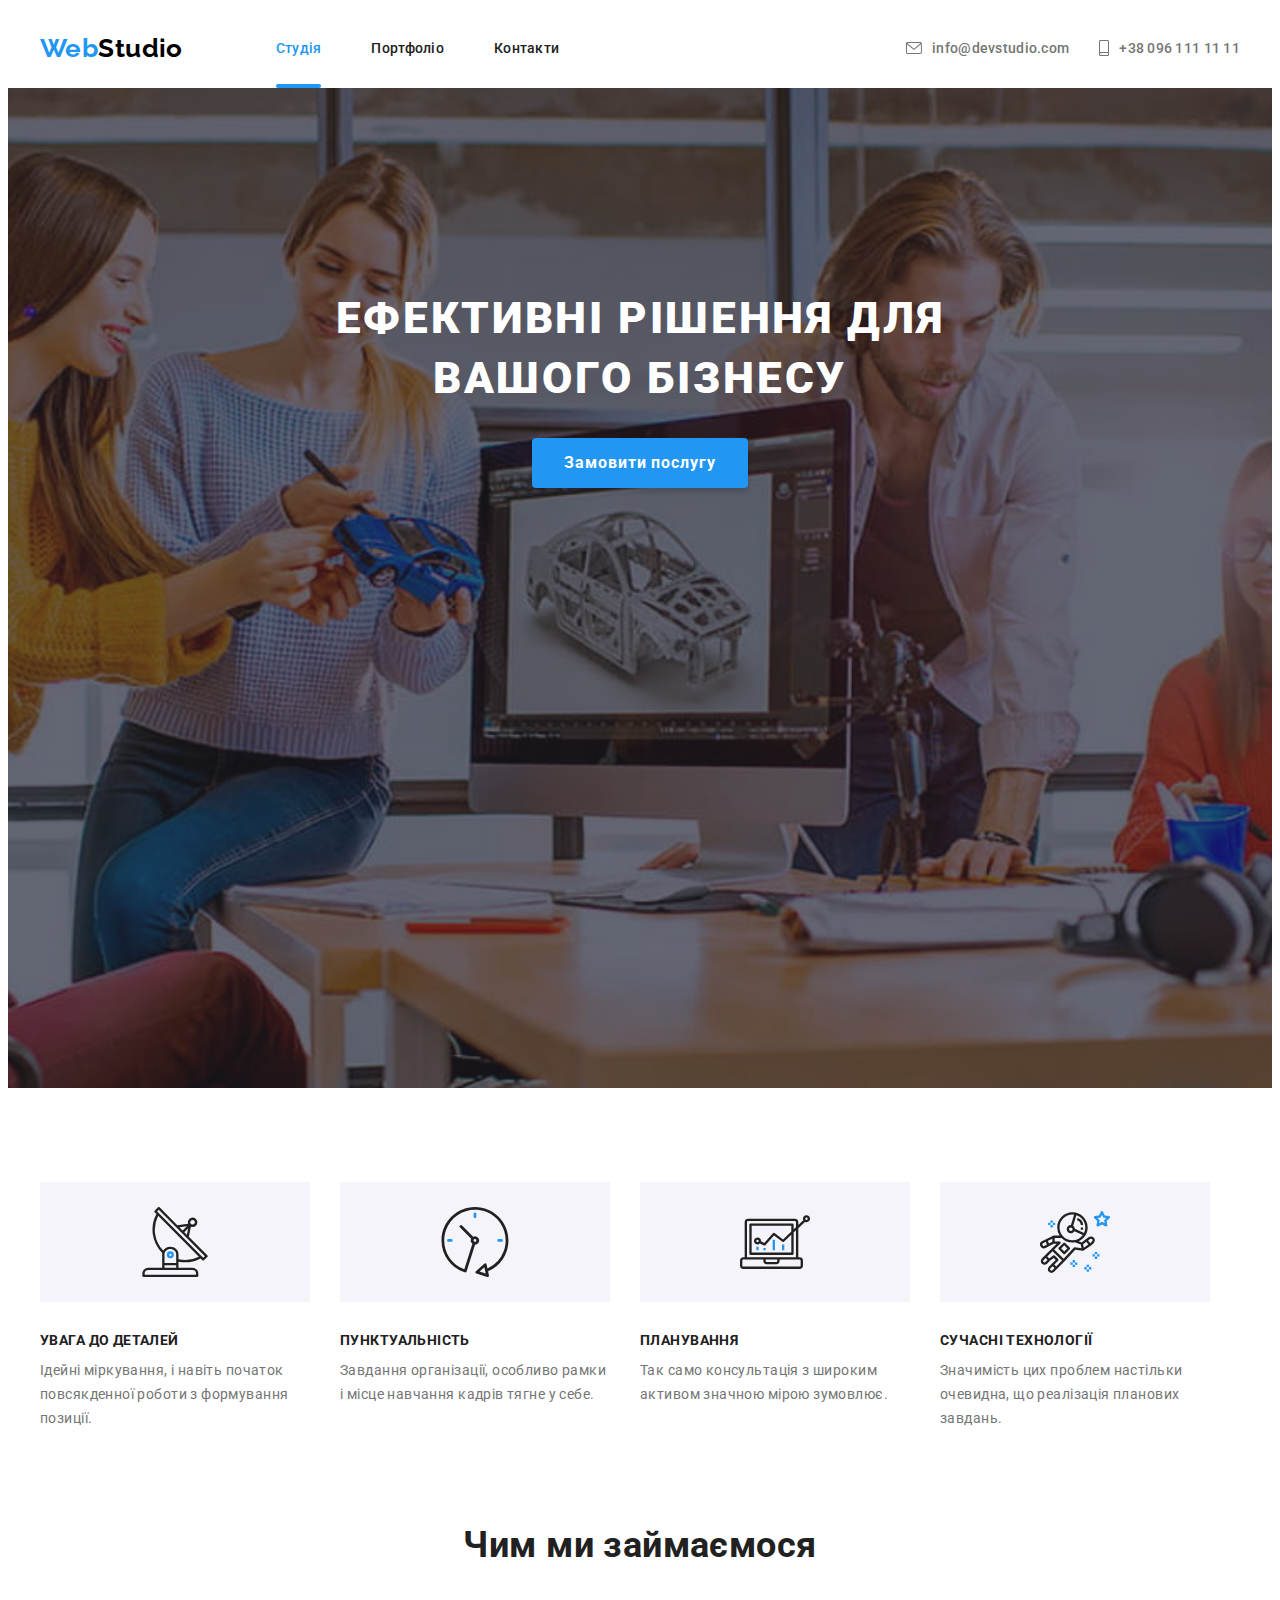
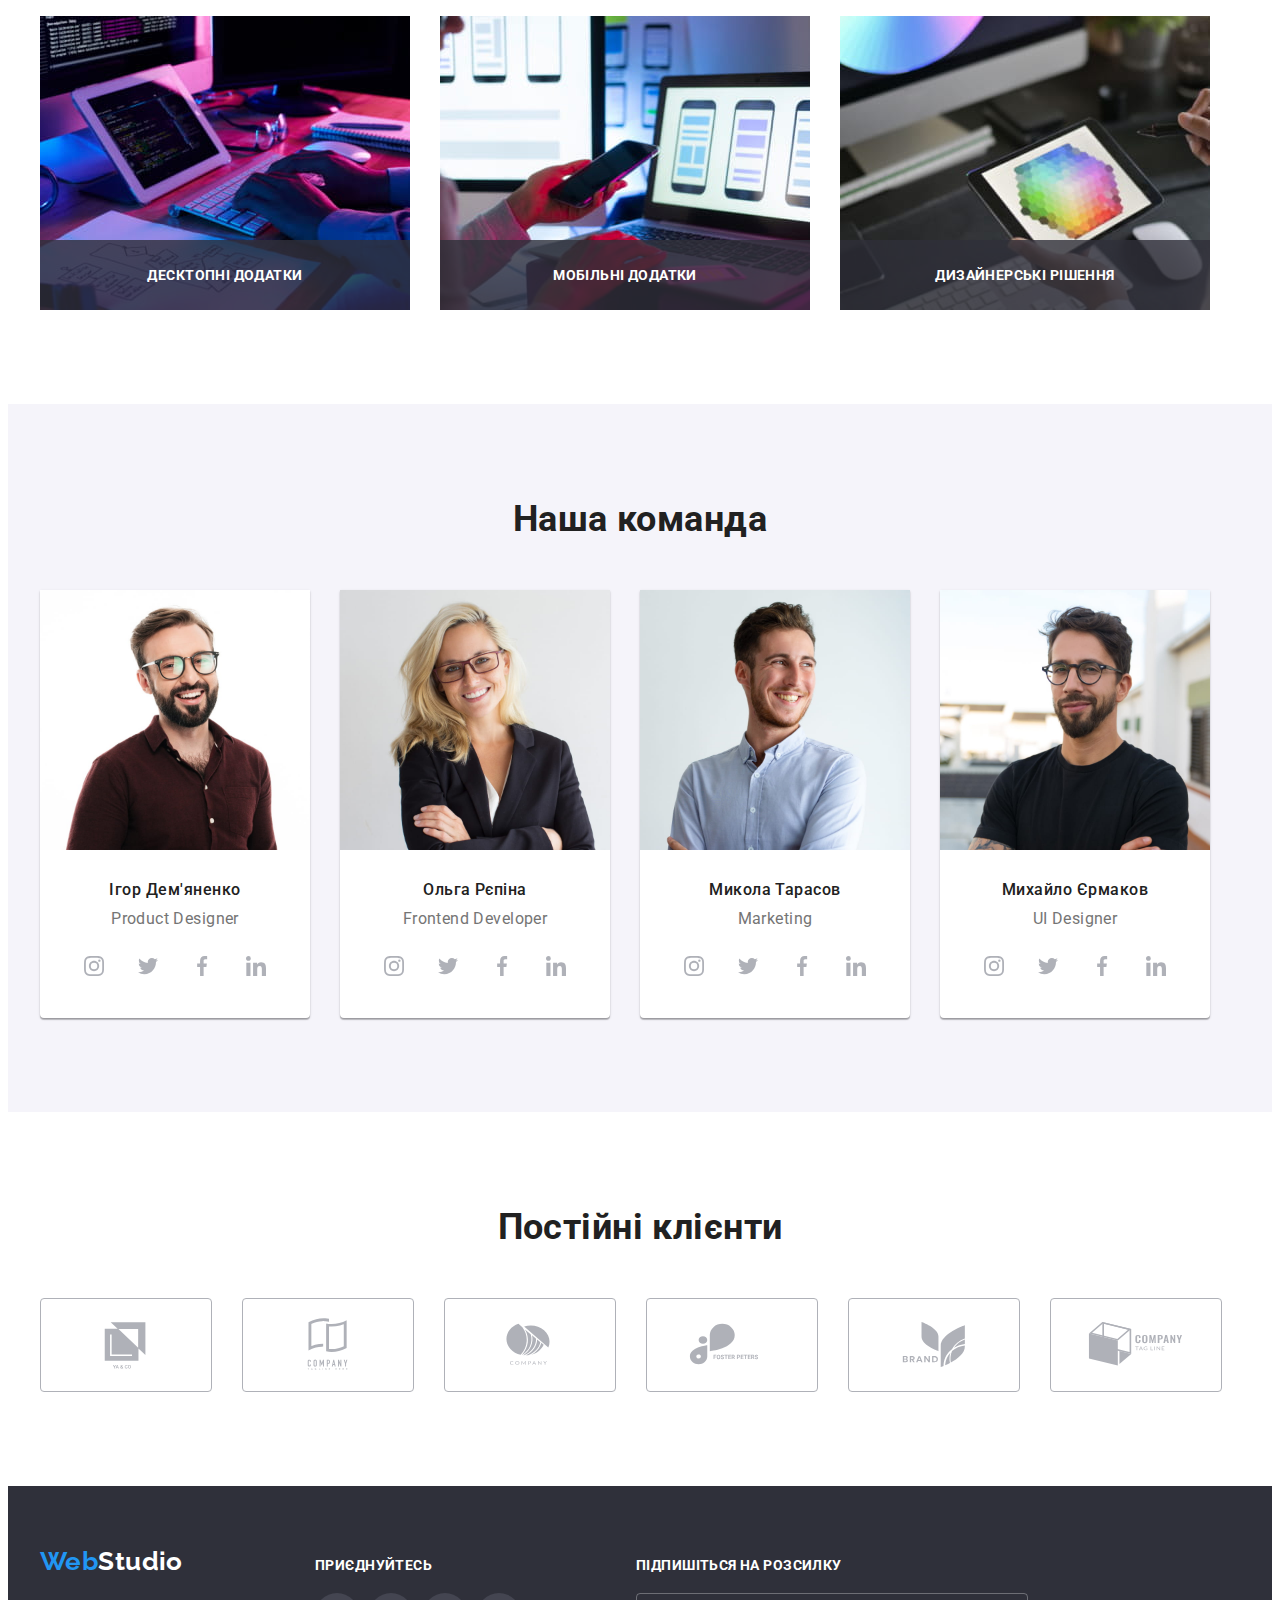
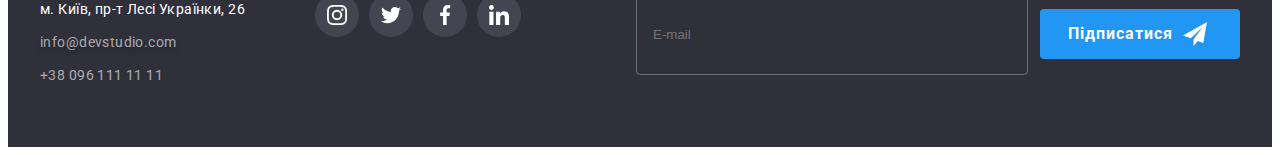
<file: index.html>
<!DOCTYPE html>
<html lang="uk">
  <head>
    <meta charset="UTF-8" />
    <meta http-equiv="X-UA-Compatible" content="IE=edge" />
    <meta name="viewport" content="width=device-width, initial-scale=1.0" />
    <!-- Favicon end -->
    <title>WebStudio</title>
    <!-- Fonts -->
    <link rel="preconnect" href="https://fonts.googleapis.com" />
    <link rel="preconnect" href="https://fonts.gstatic.com" crossorigin />
    <link
      href="https://fonts.googleapis.com/css2?family=Raleway:wght@700&family=Roboto:wght@400;500;700;900&display=swap"
      rel="stylesheet"
    />
    <!-- Modern-normalize -->
    <link
      rel="stylesheet"
      href="https://cdnjs.cloudflare.com/ajax/libs/modern-normalize/1.1.0/modern-normalize.min.css"
      integrity="sha512-wpPYUAdjBVSE4KJnH1VR1HeZfpl1ub8YT/NKx4PuQ5NmX2tKuGu6U/JRp5y+Y8XG2tV+wKQpNHVUX03MfMFn9Q=="
      crossorigin="anonymous"
      referrerpolicy="no-referrer"
    />
    <!-- Custom styles -->
    <link rel="stylesheet" href="./css/main.min.css" />
    <link rel="stylesheet" href="./css/styles.css" />
  </head>
  <body>
    <header class="header">
      <div class="container header-container">
        <a class="link-logo" href="./index.html">Web<span class="word">Studio</span></a>
        <nav class="nav">
          <ul class="list header-list">
            <li class="list-item"
              ><a class="link-nav active link" href="./index.html">Студія</a></li
            >
            <li class="list-item"
              ><a class="link-nav link" href="./portfolio.html">Портфоліо</a></li
            >
            <li class="list-item"><a class="link-nav link" href="#contacts">Контакти</a></li>
          </ul>
        </nav>
        <div class="header-group">
          <ul class="header-contacts list">
            <li class="header-contacts-item">
              <a class="header-contacts-link link" href="mailto:info@devstudio.com">
                <svg class="contacts-icon" width="16" height="12">
                  <use class="contacts-icon" href="./images/icons.svg#envelope"></use>
                </svg>
                info@devstudio.com
              </a>
            </li>
            <li class="header-contacts-item">
              <a class="header-contacts-link link" href="tel:+380961111111">
                <svg class="contacts-icon" width="10" height="16">
                  <use href="./images/icons.svg#smartphone"></use>
                </svg>
                +38 096 111 11 11
              </a>
            </li>
          </ul>
        </div>
      </div>
    </header>
    <main>
      <!--Секція герой-->
      <section class="section section-hero">
        <div class="container">
          <h1 class="main-title">Ефективні рішення для вашого бізнесу</h1>
          <button class="btn" type="button" data-modal-open>Замовити послугу</button>
        </div>
      </section>
      <!--Секція особливості-->
      <section class="section section-features">
        <div class="container">
          <h2 class="visually-hidden">Особливості</h2>
          <ul class="list features-list">
            <li class="list-item">
              <div class="features-box">
                <svg class="features-icon" width="70" height="70">
                  <use href="./images/icons.svg#antenna"></use>
                </svg>
              </div>
              <h3 class="title">УВАГА ДО ДЕТАЛЕЙ</h3>
              <p class="desc">
                Ідейні міркування, і навіть початок повсякденної роботи з формування позиції.
              </p>
            </li>
            <li class="list-item">
              <div class="features-box">
                <svg class="features-icon" width="70" height="70">
                  <use href="./images/icons.svg#clock"></use>
                </svg>
              </div>
              <h3 class="title">ПУНКТУАЛЬНІСТЬ</h3>
              <p class="desc">
                Завдання організації, особливо рамки і місце навчання кадрів тягне у себе.
              </p>
            </li>
            <li class="list-item">
              <div class="features-box">
                <svg class="features-icon" width="70" height="70">
                  <use href="./images/icons.svg#diagram"></use>
                </svg>
              </div>
              <h3 class="title">ПЛАНУВАННЯ</h3>
              <p class="desc"> Так само консультація з широким активом значною мірою зумовлює. </p>
            </li>
            <li class="list-item">
              <div class="features-box">
                <svg class="features-icon" width="70" height="70">
                  <use href="./images/icons.svg#astronaut"></use>
                </svg>
              </div>
              <h3 class="title">СУЧАСНІ ТЕХНОЛОГІЇ</h3>
              <p class="desc">
                Значимість цих проблем настільки очевидна, що реалізація планових завдань.
              </p>
            </li>
          </ul>
        </div>
      </section>
      <!--Чим ми займаємося-->
      <section class="work">
        <div class="container work__container">
          <h2 class="work__title">Чим ми займаємося</h2>
          <ul class="work__list">
            <li class="work__item list-item">
              <img
                class="work__img"
                src="./images/чим_ми_займаємося/img-1.jpg"
                alt="img1"
                width="370"
                height="294"
              />
              <p class="work__subtitle">Десктопні додатки</p>
            </li>
            <li class="work__item list-item">
              <img
                class="work__img"
                src="./images/чим_ми_займаємося/img-2.jpg"
                alt="img2"
                width="370"
                height="294"
              />
              <p class="work__subtitle">Мобільні додатки</p>
            </li>
            <li class="work__item list-item">
              <img
                class="work__img"
                src="./images/чим_ми_займаємося/img-3.jpg"
                alt="img3"
                width="370"
                height="294"
              />
              <p class="work__subtitle">Дизайнерські рішення</p>
            </li>
          </ul>
        </div>
      </section>
      <!--Наша команда-->
      <section class="team">
        <div class="container team__container">
          <h2 class="team__title">Наша команда</h2>
          <ul class="team__list">
            <li class="team__item">
              <img
                class="team__img"
                src="./images/наша_команда/img-1.jpg"
                alt="Перший член команди"
                width="270"
                height="260"
              />
              <div class="card">
                <h3 class="card__name">Ігор Дем'яненко</h3>
                <p class="card__subtitle" lang="en">Product Designer</p>
                <ul class="card__socials">
                  <li class="card__item">
                    <a
                      class="card__link link"
                      href="https://instagram.com"
                      target="_blank"
                      rel="noopener noreferrer"
                      aria-label="Instagram"
                    >
                      <svg class="card__icon" width="20" height="20">
                        <use href="./images/icons.svg#instagram"></use>
                      </svg>
                    </a>
                  </li>
                  <li class="card__item">
                    <a
                      class="card__link link"
                      href="https://twitter.com"
                      target="_blank"
                      rel="noopener noreferrer"
                      aria-label="twitter"
                    >
                      <svg class="card__icon" width="20" height="20">
                        <use href="./images/icons.svg#twitter"></use>
                      </svg>
                    </a>
                  </li>
                  <li class="card__item">
                    <a
                      class="card__link link"
                      href="https://facebook.com"
                      target="_blank"
                      rel="noopener noreferrer"
                      aria-label="facebook"
                    >
                      <svg class="card__icon" width="20" height="20">
                        <use href="./images/icons.svg#facebook"></use>
                      </svg>
                    </a>
                  </li>
                  <li class="card__item">
                    <a
                      class="card__link link"
                      href="https://linkedin.com"
                      target="_blank"
                      rel="noopener noreferrer"
                      aria-label="linkedin"
                    >
                      <svg class="card__icon" width="20" height="20">
                        <use href="./images/icons.svg#linkedin"></use>
                      </svg>
                    </a>
                  </li>
                </ul>
              </div>
            </li>
            <li class="team__item">
              <img
                class="team__img"
                src="./images/наша_команда/img-2.jpg"
                alt="Другий член команди"
                width="270"
                height="260"
              />
              <div class="card">
                <h3 class="card__name">Ольга Рєпіна</h3>
                <p class="card__subtitle" lang="en">Frontend Developer</p>
                <ul class="card__socials">
                  <li class="card__item">
                    <a
                      class="card__link link"
                      href="https://instagram.com"
                      target="_blank"
                      rel="noopener noreferrer"
                      aria-label="Instagram"
                    >
                      <svg class="card__icon" width="20" height="20">
                        <use href="./images/icons.svg#instagram"></use>
                      </svg>
                    </a>
                  </li>
                  <li class="card__item">
                    <a
                      class="card__link link"
                      href="https://twitter.com"
                      target="_blank"
                      rel="noopener noreferrer"
                      aria-label="twitter"
                    >
                      <svg class="card__icon" width="20" height="20">
                        <use href="./images/icons.svg#twitter"></use>
                      </svg>
                    </a>
                  </li>
                  <li class="card__item">
                    <a
                      class="card__link link"
                      href="https://facebook.com"
                      target="_blank"
                      rel="noopener noreferrer"
                      aria-label="facebook"
                    >
                      <svg class="card__icon" width="20" height="20">
                        <use href="./images/icons.svg#facebook"></use>
                      </svg>
                    </a>
                  </li>
                  <li class="card__item">
                    <a
                      class="card__link link"
                      href="https://linkedin.com"
                      target="_blank"
                      rel="noopener noreferrer"
                      aria-label="linkedin"
                    >
                      <svg class="card__icon" width="20" height="20">
                        <use href="./images/icons.svg#linkedin"></use>
                      </svg>
                    </a>
                  </li>
                </ul>
              </div>
            </li>
            <li class="team__item">
              <img
                class="team__img"
                src="./images/наша_команда/img-3.jpg"
                alt="Третій член команди"
                width="270"
                height="260"
              />
              <div class="card">
                <h3 class="card__name">Микола Тарасов</h3>
                <p class="card__subtitle" lang="en">Marketing</p>
                <ul class="card__socials">
                  <li class="card__item">
                    <a
                      class="card__link link"
                      href="https://instagram.com"
                      target="_blank"
                      rel="noopener noreferrer"
                      aria-label="Instagram"
                    >
                      <svg class="card__icon" width="20" height="20">
                        <use href="./images/icons.svg#instagram"></use>
                      </svg>
                    </a>
                  </li>
                  <li class="card__item">
                    <a
                      class="card__link link"
                      href="https://twitter.com"
                      target="_blank"
                      rel="noopener noreferrer"
                      aria-label="twitter"
                    >
                      <svg class="card__icon" width="20" height="20">
                        <use href="./images/icons.svg#twitter"></use>
                      </svg>
                    </a>
                  </li>
                  <li class="card__item">
                    <a
                      class="card__link link"
                      href="https://facebook.com"
                      target="_blank"
                      rel="noopener noreferrer"
                      aria-label="facebook"
                    >
                      <svg class="card__icon" width="20" height="20">
                        <use href="./images/icons.svg#facebook"></use>
                      </svg>
                    </a>
                  </li>
                  <li class="card__item">
                    <a
                      class="card__link link"
                      href="https://linkedin.com"
                      target="_blank"
                      rel="noopener noreferrer"
                      aria-label="linkedin"
                    >
                      <svg class="card__icon" width="20" height="20">
                        <use href="./images/icons.svg#linkedin"></use>
                      </svg>
                    </a>
                  </li>
                </ul>
              </div>
            </li>
            <li class="team__item">
              <img
                class="team__img"
                src="./images/наша_команда/img-4.jpg"
                alt="Четвертий член команди"
                width="270"
                height="260"
              />
              <div class="card">
                <h3 class="card__name">Михайло Єрмаков</h3>
                <p class="card__subtitle" lang="en">UI Designer</p>
                <ul class="card__socials">
                  <li class="card__item">
                    <a
                      class="card__link link"
                      href="https://instagram.com"
                      target="_blank"
                      rel="noopener noreferrer"
                      aria-label="Instagram"
                    >
                      <svg class="card__icon" width="20" height="20">
                        <use href="./images/icons.svg#instagram"></use>
                      </svg>
                    </a>
                  </li>
                  <li class="card__item">
                    <a
                      class="card__link link"
                      href="https://twitter.com"
                      target="_blank"
                      rel="noopener noreferrer"
                      aria-label="twitter"
                    >
                      <svg class="card__icon" width="20" height="20">
                        <use href="./images/icons.svg#twitter"></use>
                      </svg>
                    </a>
                  </li>
                  <li class="card__item">
                    <a
                      class="card__link link"
                      href="https://facebook.com"
                      target="_blank"
                      rel="noopener noreferrer"
                      aria-label="facebook"
                    >
                      <svg class="card__icon" width="20" height="20">
                        <use href="./images/icons.svg#facebook"></use>
                      </svg>
                    </a>
                  </li>
                  <li class="card__item">
                    <a
                      class="card__link link"
                      href="https://linkedin.com"
                      target="_blank"
                      rel="noopener noreferrer"
                      aria-label="linkedin"
                    >
                      <svg class="card__icon" width="20" height="20">
                        <use href="./images/icons.svg#linkedin"></use>
                      </svg>
                    </a>
                  </li>
                </ul>
              </div>
            </li>
          </ul>
        </div>
      </section>
      <!-- Постійні клієнти -->
      <section class="clients">
        <div class="container clients__container">
          <h2 class="clients__title">Постійні клієнти</h2>
          <ul class="clients__list">
            <li class="clients__item list-item">
              <a class="link client__link" href="#" target="_blank" rel="noopener noreferrer">
                <svg class="clients__icon" width="106" height="60">
                  <use href="./images/icons.svg#logo-1"></use>
                </svg>
              </a>
            </li>
            <li class="clients__item list-item">
              <a class="link client__link" href="#" target="_blank" rel="noopener noreferrer">
                <svg class="clients__icon" width="106" height="60">
                  <use href="./images/icons.svg#logo-2"></use>
                </svg>
              </a>
            </li>
            <li class="clients__item list-item">
              <a class="link client__link" href="#" target="_blank" rel="noopener noreferrer">
                <svg class="clients__icon" width="106" height="60">
                  <use href="./images/icons.svg#logo-3"></use>
                </svg>
              </a>
            </li>
            <li class="clients__item list-item">
              <a class="link client__link" href="#" target="_blank" rel="noopener noreferrer">
                <svg class="clients__icon" width="106" height="60">
                  <use href="./images/icons.svg#logo-4"></use>
                </svg>
              </a>
            </li>
            <li class="clients__item list-item">
              <a class="link client__link" href="#" target="_blank" rel="noopener noreferrer">
                <svg class="clients__icon" width="106" height="60">
                  <use href="./images/icons.svg#logo-5"></use>
                </svg>
              </a>
            </li>
            <li class="clients__item list-item">
              <a class="link client__link" href="#" target="_blank" rel="noopener noreferrer">
                <svg class="clients__icon" width="106" height="60">
                  <use href="./images/icons.svg#logo-6"></use>
                </svg>
              </a>
            </li>
          </ul>
        </div>
      </section>
    </main>
    <!--Footer -->
    <footer class="footer">
      <div class="container footer-container">
        <div class="container-address">
          <a class="link-logo" href="./index.html">Web<span class="word">Studio</span></a>
          <address class="contacts-address" id="contacts">
            <ul class="list contacts-list">
              <li class="contacts-item">
                <a
                  class="link-address link"
                  href="https://goo.gl/maps/eVXacCDSB5PppbcJ8"
                  target="_blank"
                  rel="noopener noreferrer"
                >
                  м. Київ, пр-т Лесі Українки, 26
                </a>
              </li>
              <li class="contacts-item">
                <a class="link-mail link" href="mailto:info@devstudio.com">info@devstudio.com</a>
              </li>
              <li class="contacts-item">
                <a class="link-tel link" href="tel:+380961111111">+38 096 111 11 11</a>
              </li>
            </ul>
          </address>
        </div>
        <div class="footer-social-container">
          <p class="desc footer-desc">приєднуйтесь</p>
          <ul class="footer-icon-list list">
            <li class="footer-icon-item">
              <a
                class="footer-icon-link link"
                href="https://instagram.com"
                target="_blank"
                rel="noopener noreferrer"
                aria-label="Instagram"
              >
                <svg class="footer-icon" width="20" height="20">
                  <use href="./images/icons.svg#instagram"></use>
                </svg>
              </a>
            </li>
            <li class="footer-icon-item">
              <a
                class="footer-icon-link link"
                href="https://twitter.com"
                target="_blank"
                rel="noopener noreferrer"
                aria-label="twitter"
              >
                <svg class="footer-icon" width="20" height="20">
                  <use href="./images/icons.svg#twitter"></use>
                </svg>
              </a>
            </li>
            <li class="footer-icon-item">
              <a
                class="footer-icon-link link"
                href="https://facebook.com"
                target="_blank"
                rel="noopener noreferrer"
                aria-label="facebook"
              >
                <svg class="footer-icon" width="20" height="20">
                  <use href="./images/icons.svg#facebook"></use>
                </svg>
              </a>
            </li>
            <li class="footer-icon-item">
              <a
                class="footer-icon-link link"
                href="https://linkedin.com"
                target="_blank"
                rel="noopener noreferrer"
                aria-label="linkedin"
              >
                <svg class="footer-icon" width="20" height="20">
                  <use href="./images/icons.svg#linkedin"></use>
                </svg>
              </a>
            </li>
          </ul>
        </div>
        <div class="subscription">
          <strong class="subscription-title">Підпишіться на розсилку</strong>
          <form class="subscription-group">
            <label>
              <input
                class="subscription-input"
                type="email"
                name="mail"
                placeholder="E-mail"
                required
              />
            </label>
            <button class="subscription-btn btn" type="submit"
              >Підписатися
              <svg class="subscription-icon" width="24" height="24">
                <use href="./images/icons.svg#send"></use>
              </svg>
            </button>
          </form>
        </div>
      </div>
    </footer>
    <!-- Modal window -->
    <div class="backdrop is-hidden" data-modal>
      <div class="modal">
        <button class="modal-btn" type="button" data-modal-close>
          <svg class="modal-btn-icon" width="18" height="18">
            <use href="./images/icons.svg#close"></use>
          </svg>
        </button>
        <form class="register-form" name="register-form">
          <strong class="register-form-title">Залиште свої дані, ми вам передзвонимо</strong>
          <div class="register-form-group" role="group">
            <label class="register-form-field">
              <span class="register-form-label">Ім'я</span>
              <input
                class="register-form-input"
                type="text"
                name="user-name"
                placeholder=" "
                required
              />
              <svg class="register-form-icon" width="18" height="18">
                <use href="./images/icons.svg#person"></use>
              </svg>
            </label>
            <label class="register-form-field">
              <span class="register-form-label">Телефон</span>
              <input
                class="register-form-input"
                type="tel"
                name="user-phone"
                maxlength="13"
                placeholder=" "
                required
              />
              <svg class="register-form-icon" width="18" height="18">
                <use href="./images/icons.svg#phone"></use>
              </svg>
            </label>
            <label class="register-form-field">
              <span class="register-form-label">Пошта</span>
              <input
                class="register-form-input"
                type="email"
                name="user-mail"
                placeholder=" "
                required
              />
              <svg class="register-form-icon" width="18" height="18">
                <use href="./images/icons.svg#email"></use>
              </svg>
            </label>
            <label class="register-field">
              <span class="register-form-label">Коментар</span>
              <textarea
                class="register-form-comment"
                name="comment"
                rows="5"
                placeholder="Введіть текст"
              ></textarea>
            </label>
          </div>
          <label class="register-form-agreement">
            <input
              class="register-form-checkbox visually-hidden"
              type="checkbox"
              name="agree"
              required
            />
            <svg class="register-check-icon" width="16" height="15">
              <use class="icon-checked" href="./images/icons.svg#check"></use>
              <use class="icon-unchecked" href="./images/icons.svg#uncheck"></use>
            </svg>
            <span class="register-form-desc"
              >Погоджуюся з розсилкою та приймаю
              <a class="register-form-link" href="#" target="_blank">Умови договору</a>
            </span>
          </label>
          <button class="register-form-btn btn" type="submit">Відправити</button>
        </form>
      </div>
    </div>

    <script src="./js/modal.js"></script>
  </body>
</html>
</file>
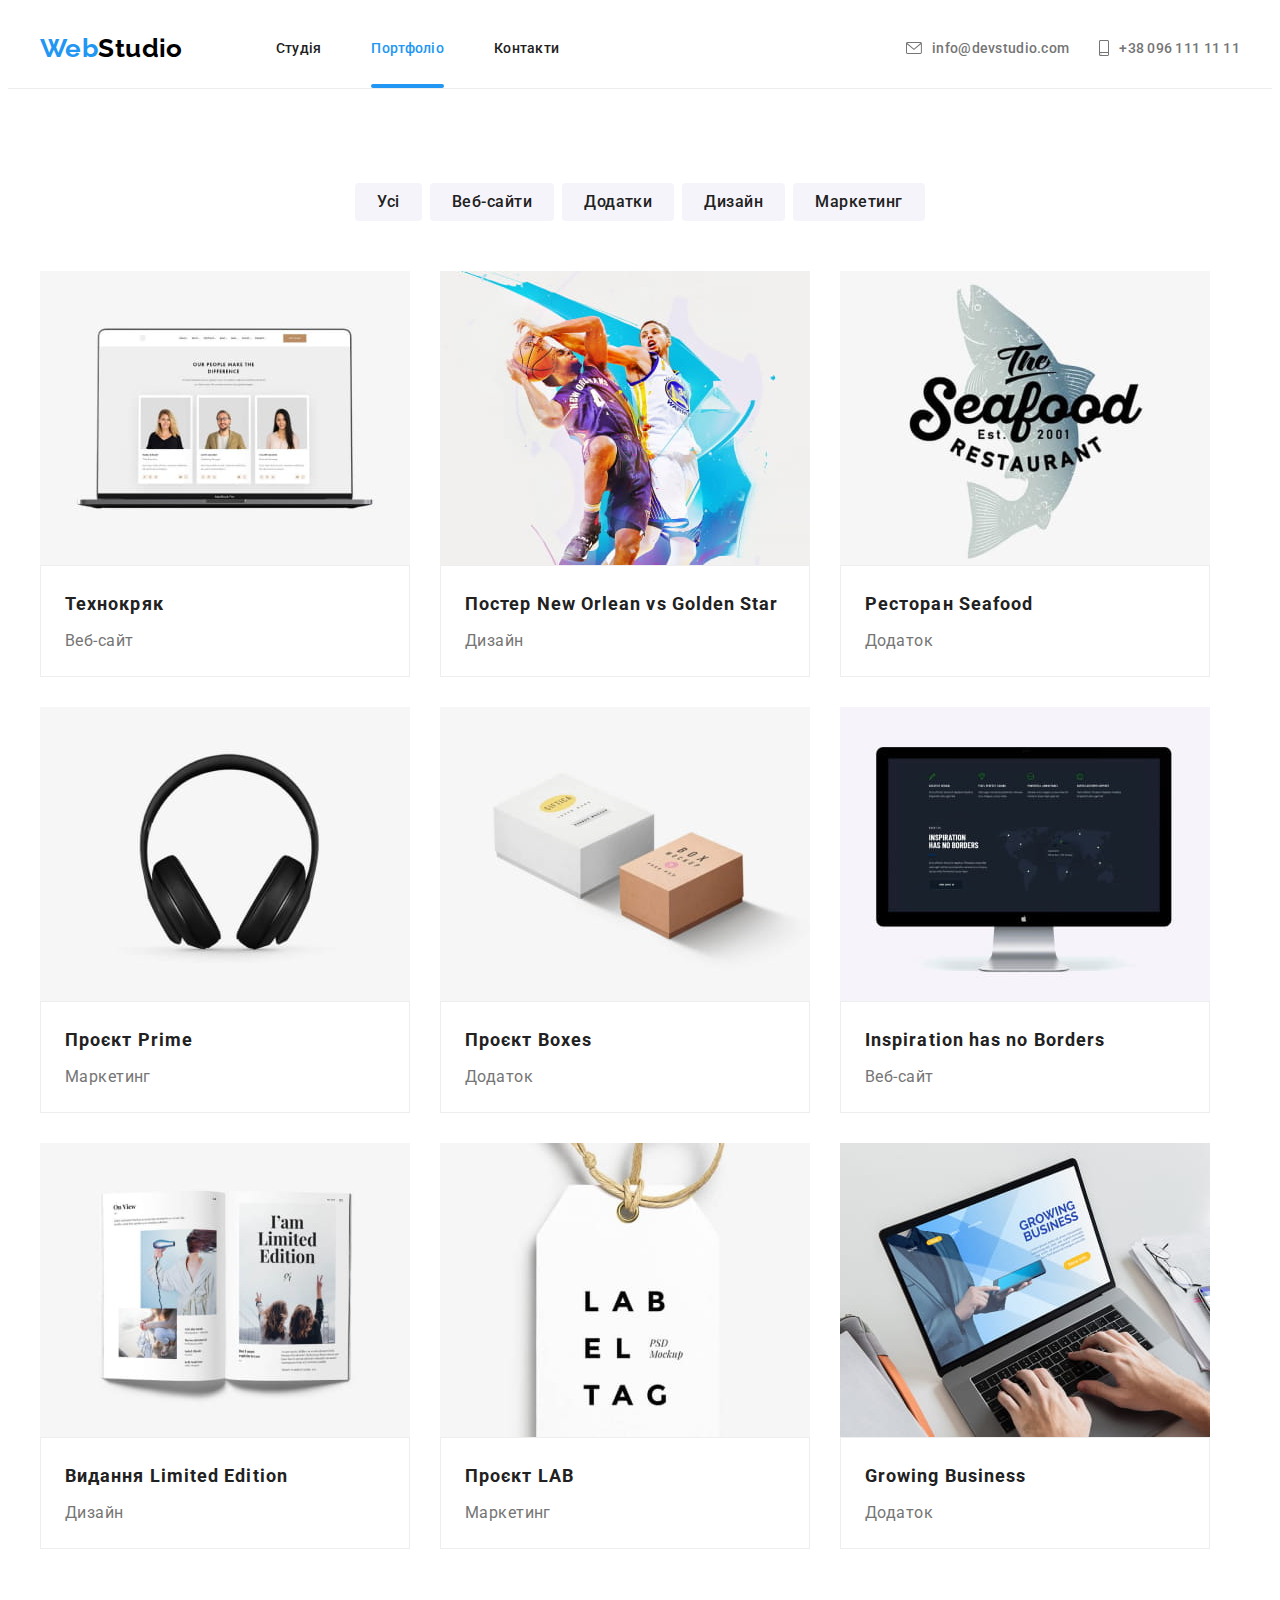
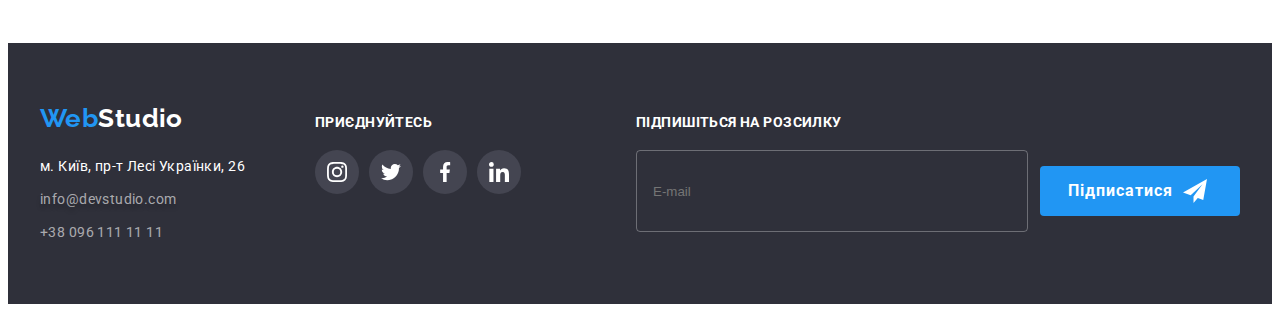
<file: portfolio.html>
<!DOCTYPE html>
<html lang="uk">
  <head>
    <meta charset="UTF-8" />
    <meta http-equiv="X-UA-Compatible" content="IE=edge" />
    <meta name="viewport" content="width=device-width, initial-scale=1.0" />
    <!-- Favicon end -->
    <title>Portfolio</title>
    <!-- Fonts -->
    <link rel="preconnect" href="https://fonts.googleapis.com" />
    <link rel="preconnect" href="https://fonts.gstatic.com" crossorigin />
    <link
      href="https://fonts.googleapis.com/css2?family=Raleway:wght@700&family=Roboto:wght@400;500;700;900&display=swap"
      rel="stylesheet"
    />
    <!-- Modern-normalize -->
    <link
      rel="stylesheet"
      href="https://cdnjs.cloudflare.com/ajax/libs/modern-normalize/1.1.0/modern-normalize.min.css"
      integrity="sha512-wpPYUAdjBVSE4KJnH1VR1HeZfpl1ub8YT/NKx4PuQ5NmX2tKuGu6U/JRp5y+Y8XG2tV+wKQpNHVUX03MfMFn9Q=="
      crossorigin="anonymous"
      referrerpolicy="no-referrer"
    />
    <!-- Custom styles -->
    <link rel="stylesheet" href="./css/portfolio.min.css" />
    <link rel="stylesheet" href="./css/styles.css" />
  </head>
  <body>
    <header class="header header-portfolio">
      <div class="container header-container">
        <a class="link-logo" href="./index.html">Web<span class="word">Studio</span></a>
        <nav class="nav">
          <ul class="list header-list">
            <li class="list-item"> <a class="link-nav link" href="./index.html">Студія</a></li>
            <li class="list-item">
              <a class="link-nav active link" href="./portfolio.html">Портфоліо</a></li
            >
            <li class="list-item"><a class="link-nav link" href="#contacts">Контакти</a></li>
          </ul>
        </nav>
        <div class="header-group">
          <ul class="header-contacts list">
            <li class="header-contacts-item">
              <a class="header-contacts-link link" href="mailto:info@devstudio.com">
                <svg class="contacts-icon" width="16" height="12">
                  <use class="contacts-icon" href="./images/icons.svg#envelope"></use>
                </svg>
                info@devstudio.com
              </a>
            </li>
            <li class="header-contacts-item">
              <a class="header-contacts-link link" href="tel:+380961111111">
                <svg class="contacts-icon" width="10" height="16">
                  <use href="./images/icons.svg#smartphone"></use>
                </svg>
                +38 096 111 11 11
              </a>
            </li>
          </ul>
        </div>
      </div>
    </header>
    <main>
      <!-- Секція портфоліо -->
      <section class="section-portfolio">
        <div class="container portfolio-container">
          <h1 class="visually-hidden">Портфоліо</h1>
          <ul class="list list-btn-portfolio">
            <li class="list-btn-item"><button class="item-btn btn" type="button">Усі</button></li>
            <li class="list-btn-item"
              ><button class="item-btn btn" type="button">Веб-сайти</button></li
            >
            <li class="list-btn-item"
              ><button class="item-btn btn" type="button">Додатки</button></li
            >
            <li class="list-btn-item"
              ><button class="item-btn btn" type="button">Дизайн</button></li
            >
            <li class="list-btn-item"
              ><button class="item-btn btn" type="button">Маркетинг</button></li
            >
          </ul>
          <ul class="list portfolio-card">
            <li class="card-item">
              <a
                class="portfolio-card-link link"
                href="#"
                target="_blank"
                rel="noopener noreferrer"
              >
                <div class="portfolio-thumb">
                  <img
                    class="img"
                    src="./images/портфоліо/img-1.jpg"
                    alt="people who working in our company"
                    width="370"
                    height="294"
                  />
                  <div class="overlay">
                    <p class="overlay-desc"
                      >Ресурс пропонує комплексні пропозиції з різним рівнем функціоналу та
                      сервісів. Все це дозволить відвідувачу отримати вичерпні відомості про
                      компанію чи приватну особу.</p
                    >
                  </div>
                </div>
                <div class="portfolio-card-container">
                  <h2 class="img-name">Технокряк</h2>
                  <p class="subtitle-img">Веб-сайт</p>
                </div>
              </a>
            </li>
            <li class="card-item">
              <a
                class="portfolio-card-link link"
                href="#"
                target="_blank"
                rel="noopener noreferrer"
              >
                <div class="portfolio-thumb">
                  <img
                    class="img"
                    src="./images/портфоліо/img-2.jpg"
                    alt="two men are plaing basketball"
                    width="370"
                    height="294"
                  />
                  <div class="overlay">
                    <p class="overlay-desc"
                      >Ресурс пропонує комплексні пропозиції з різним рівнем функціоналу та
                      сервісів. Все це дозволить відвідувачу отримати вичерпні відомості про
                      компанію чи приватну особу.</p
                    >
                  </div>
                </div>
                <div class="portfolio-card-container">
                  <h2 class="img-name">Постер <span lang="en">New Orlean vs Golden Star</span></h2>
                  <p class="subtitle-img">Дизайн</p>
                </div>
              </a>
            </li>
            <li class="card-item">
              <a
                class="portfolio-card-link link"
                href="#"
                target="_blank"
                rel="noopener noreferrer"
              >
                <div class="portfolio-thumb">
                  <img
                    class="img"
                    src="./images/портфоліо/img-3.jpg"
                    alt="seafoot restaurant logo"
                    width="370"
                    height="294"
                  />
                  <div class="overlay">
                    <p class="overlay-desc"
                      >Ресурс пропонує комплексні пропозиції з різним рівнем функціоналу та
                      сервісів. Все це дозволить відвідувачу отримати вичерпні відомості про
                      компанію чи приватну особу.</p
                    >
                  </div>
                </div>
                <div class="portfolio-card-container">
                  <h2 class="img-name">Ресторан <span lang="en">Seafood</span></h2>
                  <p class="subtitle-img">Додаток</p>
                </div>
              </a>
            </li>
            <li class="card-item">
              <a
                class="portfolio-card-link link"
                href="#"
                target="_blank"
                rel="noopener noreferrer"
              >
                <div class="portfolio-thumb">
                  <img
                    class="img"
                    src="./images/портфоліо/img-4.jpg"
                    alt="headphones"
                    width="370"
                    height="294"
                  />
                  <div class="overlay">
                    <p class="overlay-desc"
                      >Ресурс пропонує комплексні пропозиції з різним рівнем функціоналу та
                      сервісів. Все це дозволить відвідувачу отримати вичерпні відомості про
                      компанію чи приватну особу.</p
                    >
                  </div>
                </div>
                <div class="portfolio-card-container">
                  <h2 class="img-name">Проєкт <span lang="en">Prime</span></h2>
                  <p class="subtitle-img">Маркетинг</p>
                </div>
              </a>
            </li>
            <li class="card-item">
              <a
                class="portfolio-card-link link"
                href="#"
                target="_blank"
                rel="noopener noreferrer"
              >
                <div class="portfolio-thumb">
                  <img
                    class="img"
                    src="./images/портфоліо/img-5.jpg"
                    alt="two boxes"
                    width="370"
                    height="294"
                  />
                  <div class="overlay">
                    <p class="overlay-desc"
                      >Ресурс пропонує комплексні пропозиції з різним рівнем функціоналу та
                      сервісів. Все це дозволить відвідувачу отримати вичерпні відомості про
                      компанію чи приватну особу.</p
                    >
                  </div>
                </div>
                <div class="portfolio-card-container">
                  <h2 class="img-name">Проєкт <span lang="en">Boxes</span></h2>
                  <p class="subtitle-img">Додаток</p>
                </div>
              </a>
            </li>
            <li class="card-item">
              <a
                class="portfolio-card-link link"
                href="#"
                target="_blank"
                rel="noopener noreferrer"
              >
                <div class="portfolio-thumb">
                  <img
                    class="img"
                    src="./images/портфоліо/img-6.jpg"
                    alt="the monitor"
                    width="370"
                    height="294"
                  />
                  <div class="overlay">
                    <p class="overlay-desc"
                      >Ресурс пропонує комплексні пропозиції з різним рівнем функціоналу та
                      сервісів. Все це дозволить відвідувачу отримати вичерпні відомості про
                      компанію чи приватну особу.</p
                    >
                  </div>
                </div>
                <div class="portfolio-card-container">
                  <h2 class="img-name"><span lang="en">Inspiration has no Borders</span></h2>
                  <p class="subtitle-img">Веб-сайт</p>
                </div>
              </a>
            </li>
            <li class="card-item">
              <a
                class="portfolio-card-link link"
                href="#"
                target="_blank"
                rel="noopener noreferrer"
              >
                <div class="portfolio-thumb">
                  <img
                    class="img"
                    src="./images/портфоліо/img-7.jpg"
                    alt="the magazin"
                    width="370"
                    height="294"
                  />
                  <div class="overlay">
                    <p class="overlay-desc"
                      >Ресурс пропонує комплексні пропозиції з різним рівнем функціоналу та
                      сервісів. Все це дозволить відвідувачу отримати вичерпні відомості про
                      компанію чи приватну особу.</p
                    >
                  </div>
                </div>
                <div class="portfolio-card-container">
                  <h2 class="img-name">Видання <span lang="en">Limited Edition</span></h2>
                  <p class="subtitle-img">Дизайн</p>
                </div>
              </a>
            </li>
            <li class="card-item">
              <a
                class="portfolio-card-link link"
                href="#"
                target="_blank"
                rel="noopener noreferrer"
              >
                <div class="portfolio-thumb">
                  <img
                    class="img"
                    src="./images/портфоліо/img-8.jpg"
                    alt="the label"
                    width="370"
                    height="294"
                  />
                  <div class="overlay">
                    <p class="overlay-desc"
                      >Ресурс пропонує комплексні пропозиції з різним рівнем функціоналу та
                      сервісів. Все це дозволить відвідувачу отримати вичерпні відомості про
                      компанію чи приватну особу.</p
                    >
                  </div>
                </div>
                <div class="portfolio-card-container">
                  <h2 class="img-name">Проєкт <span lang="en">LAB</span></h2>
                  <p class="subtitle-img">Маркетинг</p>
                </div>
              </a>
            </li>
            <li class="card-item">
              <a
                class="portfolio-card-link link"
                href="#"
                target="_blank"
                rel="noopener noreferrer"
              >
                <div class="portfolio-thumb">
                  <img
                    class="img"
                    src="./images/портфоліо/img-9.jpg"
                    alt="the laptop"
                    width="370"
                    height="294"
                  />
                  <div class="overlay">
                    <p class="overlay-desc"
                      >Ресурс пропонує комплексні пропозиції з різним рівнем функціоналу та
                      сервісів. Все це дозволить відвідувачу отримати вичерпні відомості про
                      компанію чи приватну особу.</p
                    >
                  </div>
                </div>
                <div class="portfolio-card-container">
                  <h2 class="img-name"><span lang="en">Growing Business</span></h2>
                  <p class="subtitle-img">Додаток</p>
                </div>
              </a>
            </li>
          </ul>
        </div>
      </section>
    </main>
    <!-- Footer -->
    <footer class="footer">
      <div class="container footer-container">
        <div class="container-address">
          <a class="link-logo" href="./index.html">Web<span class="word">Studio</span></a>
          <address class="contacts-address" id="contacts">
            <ul class="list contacts-list">
              <li class="contacts-item">
                <a
                  class="link-address link"
                  href="https://goo.gl/maps/eVXacCDSB5PppbcJ8"
                  target="_blank"
                  rel="noopener noreferrer"
                >
                  м. Київ, пр-т Лесі Українки, 26
                </a>
              </li>
              <li class="contacts-item">
                <a class="link-mail link" href="mailto:info@devstudio.com">info@devstudio.com</a>
              </li>
              <li class="contacts-item">
                <a class="link-tel link" href="tel:+380961111111">+38 096 111 11 11</a>
              </li>
            </ul>
          </address>
        </div>
        <div class="footer-social-container">
          <p class="desc footer-desc">приєднуйтесь</p>
          <ul class="footer-icon-list list">
            <li class="footer-icon-item">
              <a
                class="footer-icon-link link"
                href="https://instagram.com"
                target="_blank"
                rel="noopener noreferrer"
                aria-label="Instagram"
              >
                <svg class="footer-icon" width="20" height="20">
                  <use href="./images/icons.svg#instagram"></use>
                </svg>
              </a>
            </li>
            <li class="footer-icon-item">
              <a
                class="footer-icon-link link"
                href="https://twitter.com"
                target="_blank"
                rel="noopener noreferrer"
                aria-label="twitter"
              >
                <svg class="footer-icon" width="20" height="20">
                  <use href="./images/icons.svg#twitter"></use>
                </svg>
              </a>
            </li>
            <li class="footer-icon-item">
              <a
                class="footer-icon-link link"
                href="https://facebook.com"
                target="_blank"
                rel="noopener noreferrer"
                aria-label="facebook"
              >
                <svg class="footer-icon" width="20" height="20">
                  <use href="./images/icons.svg#facebook"></use>
                </svg>
              </a>
            </li>
            <li class="footer-icon-item">
              <a
                class="footer-icon-link link"
                href="https://linkedin.com"
                target="_blank"
                rel="noopener noreferrer"
                aria-label="linkedin"
              >
                <svg class="footer-icon" width="20" height="20">
                  <use href="./images/icons.svg#linkedin"></use>
                </svg>
              </a>
            </li>
          </ul>
        </div>
        <div class="subscription">
          <strong class="subscription-title">Підпишіться на розсилку</strong>
          <form class="subscription-group">
            <label>
              <input
                class="subscription-input"
                type="email"
                name="mail"
                placeholder="E-mail"
                required
              />
            </label>
            <button class="subscription-btn btn" type="submit"
              >Підписатися
              <svg class="subscription-icon" width="24" height="24">
                <use href="./images/icons.svg#send"></use>
              </svg>
            </button>
          </form>
        </div>
      </div>
    </footer>
  </body>
</html>
</file>
<file: css/styles.css>
/* :root {
  Fonts 
  --main-font: Roboto, sans-serif;
  --secondary-font: Raleway, sans-serif;

  Text colors
  --main-txt-cl: #212121;
  --accent-txt-cl: #2196f3;
  --secondary-txt-cl: #757575;
  --white-txt-cl: #ffffff;
  --black-txt-cl: #000000;
  --white-txt-cl-60: rgba(255, 255, 255, 0.6);

  Background colors
  --accent-bg-cl: #2196f3;
  --main-bg-cl: #2f303a;
  --secondary-bg-cl: #f5f5f5;
  --light-bg-cl: #f5f4fa;
  --white-bg-cl: #ffffff;

  Icons colors
  --light-ic-cl: #afb1b8;
  --grey-ic-cl: #444551;

  Others
} */

/* body {
  font-family: var(--main-font);
  color: var(--main-txt-cl);
  background-color: #ffffff;
  font-size: 14px;
  letter-spacing: 0.03em;
} */

/* Resert */
/* h1,
h2,
h3,
h4,
h5,
h6,
p {
  margin: 0;
} */

/* address {
  font-style: normal;
} */

/* button {
  display: block;
  cursor: pointer;
  border: none;
  border-radius: 4px;
}

.section {
  padding-top: 94px;
  padding-bottom: 94px;
} */

/* .container {
  width: 1200px;
  padding-left: 15px;
  padding-right: 15px;
  margin-left: auto;
  margin-right: auto;
} */

/* img {
  display: block;
  max-width: 100%;
  height: auto;
} */

/* .visually-hidden {
  position: absolute;
  width: 1px;
  height: 1px;
  margin: -1px;
  border: 0;
  padding: 0;

  white-space: nowrap;
  clip-path: inset(100%);
  clip: rect(0 0 0 0);
  overflow: hidden;
} */

/* .link,
.link-logo {
  text-decoration: none;
  color: currentColor;
} */

/* .list {
  list-style: none;

  margin: 0;
  padding: 0;
} */

/* header */

/* .header-container {
  display: flex;
  align-items: center;
}

.header .link-logo {
  font-family: var(--secondary-font);
  font-weight: 700;
  font-size: 26px;
  line-height: calc(31 / 26);

  color: var(--accent-txt-cl);

  margin-right: 93px;
}

.word {
  color: var(--black-txt-cl);
}

.header .nav {
  margin-right: auto;
}

.header-list {
  display: flex;
  align-items: center;
  gap: 50px;
}

.header .link {
  display: flex;
  align-items: center;

  font-weight: 500;
  line-height: calc(16 / 14);
  letter-spacing: 0.02em;

  color: var(--secondary-txt-cl);

  padding-top: 32px;
  padding-bottom: 32px;

  transition-property: color, text-shadow;
  transition-duration: 250ms;
  transition-timing-function: cubic-bezier(0.4, 0, 0.2, 1);
}

.header .link-nav {
  color: var(--main-txt-cl);
}

.header .link:hover,
.header .link:focus {
  color: var(--accent-txt-cl);
  text-shadow: 0px 4px 4px rgba(0, 0, 0, 0.25);
}

.header-contacts {
  display: flex;
  align-items: center;
  gap: 30px;
}

.link-nav.active {
  display: block;

  color: var(--accent-txt-cl);

  padding-bottom: 0;
}

.link-nav.active::after {
  content: '';
  display: block;

  width: 100%;
  height: 4px;
  border-radius: 2px;

  background: var(--accent-bg-cl);

  margin-top: 28px;
}

.header-contacts-link {
  display: flex;
  align-items: baseline;
}

.contacts-icon {
  margin-right: 10px;
  fill: currentColor;
} */

/* Герой */

/* .section-hero {
  height: 600px;
  max-width: 1600px;

  background-image: linear-gradient(to right, rgba(47, 48, 58, 0.4), rgba(47, 48, 58, 0.4)),
    url(../images/герой/hero.jpg);
  background-size: cover;
  background-position: center;
  background-repeat: no-repeat;
  background-color: var(--main-bg-cl);

  padding-top: 200px;
  padding-bottom: 200px;
  margin-right: auto;
  margin-left: auto;
}

.main-title {
  font-weight: 900;
  font-size: 44px;
  line-height: calc(60 / 44);
  text-align: center;
  letter-spacing: 0.06em;
  text-transform: uppercase;

  width: 696px;

  color: var(--white-txt-cl);

  margin: 0 auto;
  margin-bottom: 30px;
}

.btn {
  font-family: inherit;
  font-weight: 700;
  font-size: 16px;
  line-height: calc(30 / 16);
  letter-spacing: 0.06em;

  background-color: var(--accent-txt-cl);
  color: var(--white-txt-cl);
  border-color: transparent;
}

.section-hero .btn {
  min-width: 216px;

  box-shadow: 0px 4px 4px rgba(0, 0, 0, 0.15);

  margin: 0 auto;
  padding: 10px 32px;
} */

/* Особливості */

/* .features-list {
  display: flex;
  gap: 30px;
}

.features-box {
  display: flex;
  align-items: center;
  justify-content: center;

  width: 270px;
  height: 120px;

  background-color: var(--light-bg-cl);

  margin-bottom: 30px;
}

.section-features .title {
  font-weight: 700;
  line-height: calc(16 / 14);
  text-transform: uppercase;
  font-size: 14px;

  margin-bottom: 10px;
}

.section-features .desc {
  line-height: calc(24 / 14);

  color: var(--secondary-txt-cl);
}

.section-features .list-item {
  width: 270px;
} */

/* Чим ми займаємося */

/* .work {
  padding-top: 0;
}

.work__title {
  font-weight: 700;
  font-size: 36px;
  line-height: calc(42 / 36);
  text-align: center;

  margin-bottom: 50px;
}

.work__list {
  display: flex;
  gap: 30px;
}

.work__item {
  position: relative;
}

.work__subtitle {
  display: flex;
  justify-content: center;
  align-items: center;

  width: 100%;
  height: 70px;
  font-weight: 700;
  line-height: calc(16 / 14);
  text-transform: uppercase;

  color: var(--white-txt-cl);
  background-color: rgba(47, 48, 58, 0.8);

  position: absolute;
  bottom: 0;
} */

/* Наша команда */

/* .team {
  background-color: var(--light-bg-cl);
}

.team .team__title {
  font-weight: 700;
  font-size: 36px;
  line-height: calc(42 / 36);
  text-align: center;

  margin-bottom: 50px;
}

.team__list {
  display: flex;
  gap: 30px;
}

.team__item {
  background: var(--white-bg-cl);
  box-shadow: 0px 1px 3px rgba(0, 0, 0, 0.12), 0px 1px 1px rgba(0, 0, 0, 0.14),
    0px 2px 1px rgba(0, 0, 0, 0.2);

  border-radius: 0px 0px 4px 4px;
}

.card {
  padding-top: 30px;
  padding-bottom: 30px;
}

.card__name {
  font-weight: 500;
  font-size: 16px;
  line-height: calc(19 / 16);
  text-align: center;
  letter-spacing: 0.03em;

  margin-bottom: 10px;
}

.card__subtitle {
  font-size: 16px;
  line-height: calc(19 / 16);
  text-align: center;

  color: var(--secondary-txt-cl);

  margin-bottom: 16px;
}

.card__socials {
  display: flex;
  gap: 10px;
  justify-content: center;
}

.card__link {
  display: flex;
  justify-content: center;
  align-items: center;

  width: 44px;
  height: 44px;

  color: var(--light-ic-cl);
  background-color: var(--white-bg-cl);

  border-radius: 50%;

  transition-property: color, background-color;
  transition-duration: 250ms;
  transition-timing-function: cubic-bezier(0.4, 0, 0.2, 1);
}

.card__icon {
  fill: currentColor;
}

.card__link:hover,
.card__link:focus {
  color: var(--white-bg-cl);
  background-color: var(--accent-bg-cl);
} */

/* Постійні клієнти */

/* .clients__title {
  font-weight: 700;
  font-size: 36px;
  line-height: calc(42 / 36);
  text-align: center;

  margin-bottom: 50px;
}

.clients__list {
  display: flex;
  gap: 30px;

  margin-right: auto;
  margin-left: auto;
}

.client__link {
  display: flex;
  justify-content: center;
  align-items: center;

  width: 170px;
  height: 92px;

  border: 1px solid var(--light-ic-cl);
  color: var(--light-ic-cl);
  background-color: var(--white-bg-cl);

  border-radius: 4px;

  transition-property: color, border;
  transition-duration: 250ms;
  transition-timing-function: cubic-bezier(0.4, 0, 0.2, 1);
}

.clients__icon {
  fill: currentColor;
}

.client__link:hover,
.client__link:focus {
  color: var(--accent-txt-cl);
  border: 1px solid var(--accent-bg-cl);
} */

/* footer */

/* .footer {
  background-color: var(--main-bg-cl);

  padding-top: 60px;
  padding-bottom: 60px;
}

.footer-container {
  display: flex;
  align-items: baseline;
}

.container-address {
  margin-right: 70px;
}

.footer .link-logo {
  display: block;

  font-family: var(--secondary-font);
  font-weight: 700;
  font-size: 26px;
  line-height: calc(31 / 26);

  color: var(--accent-txt-cl);

  margin-bottom: 20px;
}

.footer .word {
  color: var(--white-txt-cl);
}

.contacts-address {
  line-height: calc(24 / 14);
}

.contacts-item:not(:last-child) {
  margin-bottom: 9px;
}

.link-address {
  color: var(--white-txt-cl);
}

.link-mail {
  color: var(--white-txt-cl-60);

  text-shadow: 0px 4px 4px rgba(0, 0, 0, 0.25);
}

.link-tel {
  color: var(--white-txt-cl-60);
}

.contacts-list .link {
  transition-property: color;
  transition-duration: 250ms;
  transition-timing-function: cubic-bezier(0.4, 0, 0.2, 1);
}

.footer .link:hover,
.footer .link:focus {
  color: var(--accent-txt-cl);
}

.footer-desc {
  font-weight: 700;
  line-height: calc(16 / 14);
  text-transform: uppercase;

  color: var(--white-txt-cl);

  margin-bottom: 20px;
}

.footer-icon-list {
  display: flex;
  gap: 10px;
}

.footer-icon-link {
  display: flex;
  justify-content: center;
  align-items: center;

  width: 44px;
  height: 44px;

  background-color: var(--grey-ic-cl);

  border-radius: 50%;

  transition-property: background-color;
  transition-duration: 250ms;
  transition-timing-function: cubic-bezier(0.4, 0, 0.2, 1);
}

.footer-icon-link:hover,
.footer-icon-link:focus {
  background-color: var(--accent-bg-cl);
}

.footer-icon {
  fill: var(--white-txt-cl);
}

.subscription {
  margin-left: auto;
}

.subscription-title {
  font-weight: 700;
  line-height: calc(16 / 14);
  text-transform: uppercase;

  color: var(--white-txt-cl);
}

.subscription-group {
  display: flex;
  justify-content: center;
  align-items: center;

  margin-top: 20px;
}

.subscription-input {
  width: 358px;
  height: 50px;

  color: var(--white-txt-cl);
  background-color: var(--main-font);

  border: 1px solid rgba(255, 255, 255, 0.3);
  border-radius: 4px;
  outline: transparent;

  padding-top: 15px;
  padding-right: 16px;
  padding-bottom: 15px;
  padding-left: 16px;

  margin-right: 12px;
}

.subscription-btn {
  display: flex;
  align-items: center;
  text-align: center;
  gap: 10px;

  width: 200px;
  height: 50px;

  font-weight: 700;
  font-size: 16px;
  line-height: calc(30 / 16);

  letter-spacing: 0.06em;

  color: var(--white-txt-cl);

  padding-top: 10px;
  padding-right: 28px;
  padding-bottom: 10px;
  padding-left: 28px;
}

.subscription-icon {
  fill: var(--white-txt-cl);
} */

/* Портфоліо */

/* .header-portfolio {
  border-bottom: 1px solid #ececec;
}

.list-btn-portfolio {
  display: flex;
  gap: 8px;
  justify-content: center;

  margin-bottom: 50px;
}

.item-btn {
  font-weight: 500;
  font-size: 16px;
  line-height: calc(26 / 16);
  letter-spacing: 0.03em;
  text-align: center;

  color: var(--main-txt-cl);
  background-color: var(--light-bg-cl);

  padding: 6px 22px;

  transition-property: color, background-color, box-shadow;
  transition-duration: 250ms;
  transition-timing-function: cubic-bezier(0.4, 0, 0.2, 1);
}

.item-btn:hover,
.item-btn:focus {
  color: var(--white-txt-cl);
  background-color: var(--accent-bg-cl);
  box-shadow: 0px 3px 1px rgba(0, 0, 0, 0.1), 0px 1px 2px rgba(0, 0, 0, 0.08),
    0px 2px 2px rgba(0, 0, 0, 0.12);
}

.portfolio-card {
  display: flex;
  flex-wrap: wrap;
  gap: 30px;
}

.portfolio-thumb {
  position: relative;

  overflow: hidden;
}

.overlay {
  position: absolute;
  top: 0;
  left: 0;

  display: flex;
  justify-content: center;
  align-items: center;

  transform: translateY(100%);

  width: 100%;
  height: 100%;

  background-color: rgba(33, 150, 243, 0.9);

  padding: 24px;

  transition-property: transform;
  transition-duration: 250ms;
  transition-timing-function: cubic-bezier(0.4, 0, 0.2, 1);
}

.overlay-desc {
  font-size: 18px;
  line-height: calc(28 / 18);

  color: var(--white-txt-cl);
}

.portfolio-card-link:hover .overlay,
.portfolio-card-link:focus .overlay {
  transform: translateY(0);
}

.portfolio-card-container {
  background: var(--white-bg-cl);

  border: 1px solid #eeeeee;

  padding-top: 20px;
  padding-right: 24px;
  padding-bottom: 20px;
  padding-left: 24px;
}

.portfolio-card-link {
  display: block;
  transition-property: box-shadow;
  transition-duration: 250ms;
  transition-timing-function: cubic-bezier(0.4, 0, 0.2, 1);
}

.portfolio-card-link:hover,
.portfolio-card-link:focus {
  box-shadow: 0px 1px 1px rgba(0, 0, 0, 0.12), 0px 4px 4px rgba(0, 0, 0, 0.06),
    1px 4px 6px rgba(0, 0, 0, 0.16);
}

.img-name {
  font-weight: 700;
  font-size: 18px;
  line-height: calc(36 / 18);
  letter-spacing: 0.06em;

  margin-bottom: 4px;
}

.subtitle-img {
  font-size: 16px;
  line-height: calc(30 / 16);

  color: var(--secondary-txt-cl);
} */

/* Modal window */

/* .backdrop {
  position: fixed;
  top: 0;
  left: 0;

  width: 100%;
  height: 100%;

  background-color: rgba(0, 0, 0, 0.2);

  opacity: 1;
  visibility: visible;

  transition-property: opacity, visibility;
  transition-duration: 250ms;
  transition-timing-function: cubic-bezier(0.4, 0, 0.2, 1);
}

.backdrop.is-hidden {
  opacity: 0;
  pointer-events: none;
  visibility: hidden;
}

.modal {
  position: absolute;
  top: 50%;
  left: 50%;
  transform: translate(-50%, -50%);

  width: 528px;
  height: 581px;

  background-color: var(--white-bg-cl);
  box-shadow: 0px 1px 3px rgba(0, 0, 0, 0.12), 0px 1px 1px rgba(0, 0, 0, 0.14),
    0px 2px 1px rgba(0, 0, 0, 0.2);
  border-radius: 4px;

  padding-top: 40px;
  padding-right: 34px;
  padding-bottom: 40px;
  padding-left: 46px;
}

.modal-btn {
  position: absolute;
  top: 8px;
  right: 8px;

  display: flex;
  justify-content: center;
  align-items: center;

  background-color: var(--white-bg-cl);

  border-radius: 50%;
  border: 1px solid rgba(0, 0, 0, 0.1);

  cursor: pointer;

  padding-top: 5px;
  padding-right: 5px;
  padding-bottom: 5px;
  padding-left: 5px;
}

.modal-btn-icon {
  transition-property: fill;
  transition-duration: 250ms;
  transition-timing-function: cubic-bezier(0.4, 0, 0.2, 1);
}

.modal-btn:hover .modal-btn-icon,
.modal-btn:focus .modal-btn-icon {
  fill: var(--accent-bg-cl);
} */

/* Register form */

/* .register-form-title {
  display: block;

  font-weight: 700;
  font-size: 20px;
  line-height: calc(23 / 20);
  text-align: center;

  margin-bottom: 12px;
}

.register-form-group {
  margin-bottom: 20px;
}

.register-form-field {
  display: block;

  position: relative;
}

.register-form-field:not(:last-child) {
  margin-bottom: 10px;
}

.register-form-label {
  display: block;

  font-size: 12px;
  line-height: calc(14 / 12);
  letter-spacing: 0.01em;

  color: var(--secondary-txt-cl);

  margin-bottom: 4px;
}

.register-form-input {
  width: 100%;
  height: 40px;

  border: 1px solid rgba(33, 33, 33, 0.2);
  border-radius: 4px;
  outline: transparent;

  padding-left: 42px;
  padding-right: 42px;

  transition-property: border-color;
  transition-duration: 250ms;
  transition-timing-function: cubic-bezier(0.4, 0, 0.2, 1);
}

.register-form-input:focus {
  border-color: var(--accent-bg-cl);
}

.register-form-icon {
  position: absolute;
  bottom: 11px;
  left: 12px;

  transition-property: fill;
  transition-duration: 250ms;
  transition-timing-function: cubic-bezier(0.4, 0, 0.2, 1);
}

.register-form-input:focus + .register-form-icon {
  fill: var(--accent-bg-cl);
}

.register-field {
  display: block;
}

.register-form-comment {
  width: 100%;
  height: 120px;

  resize: none;

  border: 1px solid rgba(33, 33, 33, 0.2);
  border-radius: 4px;
  outline: transparent;

  padding-top: 12px;
  padding-right: 16px;
  padding-bottom: 12px;
  padding-left: 16px;

  transition-property: border-color;
  transition-duration: 250ms;
  transition-timing-function: cubic-bezier(0.4, 0, 0.2, 1);
}

.register-form-comment:focus {
  border-color: var(--accent-bg-cl);
}

.register-form-agreement {
  display: flex;
  justify-content: center;
  align-items: center;
  gap: 7px;

  margin-bottom: 30px;
}

.icon-checked {
  opacity: 0;

  transition-property: opacity;
  transition-duration: 250ms;
  transition-timing-function: cubic-bezier(0.4, 0, 0.2, 1);
}

.register-form-checkbox:checked + .register-check-icon .icon-checked {
  opacity: 1;
}

.icon-unchecked {
  opacity: 1;

  transition-property: opacity;
  transition-duration: 250ms;
  transition-timing-function: cubic-bezier(0.4, 0, 0.2, 1);
}

.register-form-checkbox:checked + .register-check-icon .icon-unchecked {
  opacity: 0;
}

.register-form-desc {
  line-height: calc(24 / 14);

  color: var(--secondary-txt-cl);

  user-select: none;
}

.register-form-link {
  line-height: calc(24 / 14);

  color: var(--accent-txt-cl);
}

.register-form-btn {
  display: block;

  font-weight: 700;
  font-size: 16px;
  line-height: calc(30 / 16);
  letter-spacing: 0.06em;

  color: var(--white-txt-cl);

  padding-top: 10px;
  padding-right: 52px;
  padding-bottom: 10px;
  padding-left: 52px;

  margin: 0 auto;
} */
</file>
<file: css/main.min.css>
.clients,.team,.work{padding-top:94px;padding-bottom:94px}.clients__list,.card__socials,.team__list,.work__list{list-style:none;margin:0;padding:0}:root{--main-font: Roboto, sans-serif;--secondary-font: Raleway, sans-serif;--main-txt-cl: #212121;--accent-txt-cl: #2196f3;--secondary-txt-cl: #757575;--white-txt-cl: #ffffff;--black-txt-cl: #000000;--white-txt-cl-60: rgba(255, 255, 255, 0.6);--accent-bg-cl: #2196f3;--main-bg-cl: #2f303a;--secondary-bg-cl: #f5f5f5;--light-bg-cl: #f5f4fa;--white-bg-cl: #ffffff;--light-ic-cl: #afb1b8;--grey-ic-cl: #444551}h1,h2,h3,h4,h5,h6,p{margin:0}address{font-style:normal}img{display:block;max-width:100%;height:auto}.link,.link-logo{text-decoration:none;color:currentColor}.list{list-style:none;margin:0;padding:0}.visually-hidden{position:absolute;width:1px;height:1px;margin:-1px;border:0;padding:0;white-space:nowrap;-webkit-clip-path:inset(100%);clip-path:inset(100%);clip:rect(0 0 0 0);overflow:hidden}.container{width:1200px;padding-left:15px;padding-right:15px;margin-left:auto;margin-right:auto}body{font-family:var(--main-font);color:var(--main-txt-cl);background-color:#fff;font-size:14px;letter-spacing:.03em}.section{padding-top:94px;padding-bottom:94px}button{display:block;cursor:pointer;border:none;border-radius:4px}.btn{font-family:inherit;font-weight:700;font-size:16px;line-height:1.875;letter-spacing:.06em;background-color:var(--accent-txt-cl);color:var(--white-txt-cl);border-color:rgba(0,0,0,0)}.header-container{display:-webkit-box;display:-ms-flexbox;display:flex;-webkit-box-align:center;-ms-flex-align:center;align-items:center}.header .link-logo{font-family:var(--secondary-font);font-weight:700;font-size:26px;line-height:1.1923076923;color:var(--accent-txt-cl);margin-right:93px}.word{color:var(--black-txt-cl)}.header .nav{margin-right:auto}.header-list{display:-webkit-box;display:-ms-flexbox;display:flex;-webkit-box-align:center;-ms-flex-align:center;align-items:center;gap:50px}.header .link{display:-webkit-box;display:-ms-flexbox;display:flex;-webkit-box-align:center;-ms-flex-align:center;align-items:center;font-weight:500;line-height:1.1428571429;letter-spacing:.02em;color:var(--secondary-txt-cl);padding-top:32px;padding-bottom:32px;-webkit-transition-property:color,text-shadow;transition-property:color,text-shadow;-webkit-transition-duration:250ms;transition-duration:250ms;-webkit-transition-timing-function:cubic-bezier(0.4, 0, 0.2, 1);transition-timing-function:cubic-bezier(0.4, 0, 0.2, 1)}.header .link-nav{color:var(--main-txt-cl)}.header .link:hover,.header .link:focus{color:var(--accent-txt-cl);text-shadow:0px 4px 4px rgba(0,0,0,.25)}.header-contacts{display:-webkit-box;display:-ms-flexbox;display:flex;-webkit-box-align:center;-ms-flex-align:center;align-items:center;gap:30px}.link-nav.active{display:block;color:var(--accent-txt-cl);padding-bottom:0}.link-nav.active::after{content:"";display:block;width:100%;height:4px;border-radius:2px;background:var(--accent-bg-cl);margin-top:28px}.header-contacts-link{display:-webkit-box;display:-ms-flexbox;display:flex;-webkit-box-align:baseline;-ms-flex-align:baseline;align-items:baseline}.contacts-icon{margin-right:10px;fill:currentColor}.section-hero{height:600px;max-width:1600px;background-image:-webkit-gradient(linear, left top, right top, from(rgba(47, 48, 58, 0.4)), to(rgba(47, 48, 58, 0.4))),url(../images/герой/hero.jpg);background-image:linear-gradient(to right, rgba(47, 48, 58, 0.4), rgba(47, 48, 58, 0.4)),url(../images/герой/hero.jpg);background-size:cover;background-position:center;background-repeat:no-repeat;background-color:var(--main-bg-cl);padding-top:200px;padding-bottom:200px;margin-right:auto;margin-left:auto}.main-title{font-weight:900;font-size:44px;line-height:1.3636363636;text-align:center;letter-spacing:.06em;text-transform:uppercase;width:696px;color:var(--white-txt-cl);margin:0 auto;margin-bottom:30px}.btn{font-family:inherit;font-weight:700;font-size:16px;line-height:1.875;letter-spacing:.06em;background-color:var(--accent-txt-cl);color:var(--white-txt-cl);border-color:rgba(0,0,0,0)}.section-hero .btn{min-width:216px;-webkit-box-shadow:0px 4px 4px rgba(0,0,0,.15);box-shadow:0px 4px 4px rgba(0,0,0,.15);margin:0 auto;padding:10px 32px}.features-list{display:-webkit-box;display:-ms-flexbox;display:flex;gap:30px}.features-box{display:-webkit-box;display:-ms-flexbox;display:flex;-webkit-box-align:center;-ms-flex-align:center;align-items:center;-webkit-box-pack:center;-ms-flex-pack:center;justify-content:center;width:270px;height:120px;background-color:var(--light-bg-cl);margin-bottom:30px}.section-features .title{font-weight:700;line-height:1.1428571429;text-transform:uppercase;font-size:14px;margin-bottom:10px}.section-features .desc{line-height:1.7142857143;color:var(--secondary-txt-cl)}.section-features .list-item{width:270px}.work{padding-top:0}.work__title{font-weight:700;font-size:36px;line-height:1.1666666667;text-align:center;margin-bottom:50px}.work__list{display:-webkit-box;display:-ms-flexbox;display:flex;gap:30px}.work__item{position:relative}.work__subtitle{display:-webkit-box;display:-ms-flexbox;display:flex;-webkit-box-pack:center;-ms-flex-pack:center;justify-content:center;-webkit-box-align:center;-ms-flex-align:center;align-items:center;width:100%;height:70px;font-weight:700;line-height:1.1428571429;text-transform:uppercase;color:var(--white-txt-cl);background-color:rgba(47,48,58,.8);position:absolute;bottom:0}.team{background-color:var(--light-bg-cl)}.team__title{font-weight:700;font-size:36px;line-height:1.1666666667;text-align:center;margin-bottom:50px}.team__list{display:-webkit-box;display:-ms-flexbox;display:flex;gap:30px}.team__item{background:var(--white-bg-cl);-webkit-box-shadow:0px 1px 3px rgba(0,0,0,.12),0px 1px 1px rgba(0,0,0,.14),0px 2px 1px rgba(0,0,0,.2);box-shadow:0px 1px 3px rgba(0,0,0,.12),0px 1px 1px rgba(0,0,0,.14),0px 2px 1px rgba(0,0,0,.2);border-radius:0px 0px 4px 4px}.card{padding-top:30px;padding-bottom:30px}.card__name{font-weight:500;font-size:16px;line-height:1.1875;text-align:center;letter-spacing:.03em;margin-bottom:10px}.card__subtitle{font-size:16px;line-height:1.1875;text-align:center;color:var(--secondary-txt-cl);margin-bottom:16px}.card__socials{display:-webkit-box;display:-ms-flexbox;display:flex;gap:10px;-webkit-box-pack:center;-ms-flex-pack:center;justify-content:center}.card__link{display:-webkit-box;display:-ms-flexbox;display:flex;-webkit-box-pack:center;-ms-flex-pack:center;justify-content:center;-webkit-box-align:center;-ms-flex-align:center;align-items:center;width:44px;height:44px;color:var(--light-ic-cl);background-color:var(--white-bg-cl);border-radius:50%;-webkit-transition-property:color,background-color;transition-property:color,background-color;-webkit-transition-duration:250ms;transition-duration:250ms;-webkit-transition-timing-function:cubic-bezier(0.4, 0, 0.2, 1);transition-timing-function:cubic-bezier(0.4, 0, 0.2, 1)}.card__link:hover,.card__link:focus{color:var(--white-bg-cl);background-color:var(--accent-bg-cl)}.card__icon{fill:currentColor}.clients__title{font-weight:700;font-size:36px;line-height:1.1666666667;text-align:center;margin-bottom:50px}.clients__list{display:-webkit-box;display:-ms-flexbox;display:flex;gap:30px;margin-right:auto;margin-left:auto}.client__link{display:-webkit-box;display:-ms-flexbox;display:flex;-webkit-box-pack:center;-ms-flex-pack:center;justify-content:center;-webkit-box-align:center;-ms-flex-align:center;align-items:center;width:170px;height:92px;border:1px solid var(--light-ic-cl);color:var(--light-ic-cl);background-color:var(--white-bg-cl);border-radius:4px;-webkit-transition-property:color,border;transition-property:color,border;-webkit-transition-duration:250ms;transition-duration:250ms;-webkit-transition-timing-function:cubic-bezier(0.4, 0, 0.2, 1);transition-timing-function:cubic-bezier(0.4, 0, 0.2, 1)}.client__link:hover,.client__link:focus{color:var(--accent-txt-cl);border:1px solid var(--accent-bg-cl)}.clients__icon{fill:currentColor}.footer{background-color:var(--main-bg-cl);padding-top:60px;padding-bottom:60px}.footer-container{display:-webkit-box;display:-ms-flexbox;display:flex;-webkit-box-align:baseline;-ms-flex-align:baseline;align-items:baseline}.container-address{margin-right:70px}.footer .link-logo{display:block;font-family:var(--secondary-font);font-weight:700;font-size:26px;line-height:1.1923076923;color:var(--accent-txt-cl);margin-bottom:20px}.footer .word{color:var(--white-txt-cl)}.contacts-address{line-height:1.7142857143}.contacts-item:not(:last-child){margin-bottom:9px}.link-address{color:var(--white-txt-cl)}.link-mail{color:var(--white-txt-cl-60);text-shadow:0px 4px 4px rgba(0,0,0,.25)}.link-tel{color:var(--white-txt-cl-60)}.contacts-list .link{-webkit-transition-property:color;transition-property:color;-webkit-transition-duration:250ms;transition-duration:250ms;-webkit-transition-timing-function:cubic-bezier(0.4, 0, 0.2, 1);transition-timing-function:cubic-bezier(0.4, 0, 0.2, 1)}.footer .link:hover,.footer .link:focus{color:var(--accent-txt-cl)}.footer-desc{font-weight:700;line-height:1.1428571429;text-transform:uppercase;color:var(--white-txt-cl);margin-bottom:20px}.footer-icon-list{display:-webkit-box;display:-ms-flexbox;display:flex;gap:10px}.footer-icon-link{display:-webkit-box;display:-ms-flexbox;display:flex;-webkit-box-pack:center;-ms-flex-pack:center;justify-content:center;-webkit-box-align:center;-ms-flex-align:center;align-items:center;width:44px;height:44px;background-color:var(--grey-ic-cl);border-radius:50%;-webkit-transition-property:background-color;transition-property:background-color;-webkit-transition-duration:250ms;transition-duration:250ms;-webkit-transition-timing-function:cubic-bezier(0.4, 0, 0.2, 1);transition-timing-function:cubic-bezier(0.4, 0, 0.2, 1)}.footer-icon-link:hover,.footer-icon-link:focus{background-color:var(--accent-bg-cl)}.footer-icon{fill:var(--white-txt-cl)}.subscription{margin-left:auto}.subscription-title{font-weight:700;line-height:1.1428571429;text-transform:uppercase;color:var(--white-txt-cl)}.subscription-group{display:-webkit-box;display:-ms-flexbox;display:flex;-webkit-box-pack:center;-ms-flex-pack:center;justify-content:center;-webkit-box-align:center;-ms-flex-align:center;align-items:center;margin-top:20px}.subscription-input{width:358px;height:50px;color:var(--white-txt-cl);background-color:var(--main-font);border:1px solid rgba(255,255,255,.3);border-radius:4px;outline:rgba(0,0,0,0);padding-top:15px;padding-right:16px;padding-bottom:15px;padding-left:16px;margin-right:12px}.subscription-btn{display:-webkit-box;display:-ms-flexbox;display:flex;-webkit-box-align:center;-ms-flex-align:center;align-items:center;text-align:center;gap:10px;width:200px;height:50px;font-weight:700;font-size:16px;line-height:1.875;letter-spacing:.06em;color:var(--white-txt-cl);padding-top:10px;padding-right:28px;padding-bottom:10px;padding-left:28px}.subscription-icon{fill:var(--white-txt-cl)}.backdrop{position:fixed;top:0;left:0;width:100%;height:100%;background-color:rgba(0,0,0,.2);opacity:1;visibility:visible;-webkit-transition-property:opacity,visibility;transition-property:opacity,visibility;-webkit-transition-duration:250ms;transition-duration:250ms;-webkit-transition-timing-function:cubic-bezier(0.4, 0, 0.2, 1);transition-timing-function:cubic-bezier(0.4, 0, 0.2, 1)}.backdrop.is-hidden{opacity:0;pointer-events:none;visibility:hidden}.modal{position:absolute;top:50%;left:50%;-webkit-transform:translate(-50%, -50%);transform:translate(-50%, -50%);width:528px;height:581px;background-color:var(--white-bg-cl);-webkit-box-shadow:0px 1px 3px rgba(0,0,0,.12),0px 1px 1px rgba(0,0,0,.14),0px 2px 1px rgba(0,0,0,.2);box-shadow:0px 1px 3px rgba(0,0,0,.12),0px 1px 1px rgba(0,0,0,.14),0px 2px 1px rgba(0,0,0,.2);border-radius:4px;padding-top:40px;padding-right:34px;padding-bottom:40px;padding-left:46px}.modal-btn{position:absolute;top:8px;right:8px;display:-webkit-box;display:-ms-flexbox;display:flex;-webkit-box-pack:center;-ms-flex-pack:center;justify-content:center;-webkit-box-align:center;-ms-flex-align:center;align-items:center;background-color:var(--white-bg-cl);border-radius:50%;border:1px solid rgba(0,0,0,.1);cursor:pointer;padding-top:5px;padding-right:5px;padding-bottom:5px;padding-left:5px}.modal-btn-icon{-webkit-transition-property:fill;transition-property:fill;-webkit-transition-duration:250ms;transition-duration:250ms;-webkit-transition-timing-function:cubic-bezier(0.4, 0, 0.2, 1);transition-timing-function:cubic-bezier(0.4, 0, 0.2, 1)}.modal-btn:hover .modal-btn-icon,.modal-btn:focus .modal-btn-icon{fill:var(--accent-bg-cl)}.register-form-title{display:block;font-weight:700;font-size:20px;line-height:1.15;text-align:center;margin-bottom:12px}.register-form-group{margin-bottom:20px}.register-form-field{display:block;position:relative}.register-form-field:not(:last-child){margin-bottom:10px}.register-form-label{display:block;font-size:12px;line-height:1.1666666667;letter-spacing:.01em;color:var(--secondary-txt-cl);margin-bottom:4px}.register-form-input{width:100%;height:40px;border:1px solid rgba(33,33,33,.2);border-radius:4px;outline:rgba(0,0,0,0);padding-left:42px;padding-right:42px;-webkit-transition-property:border-color;transition-property:border-color;-webkit-transition-duration:250ms;transition-duration:250ms;-webkit-transition-timing-function:cubic-bezier(0.4, 0, 0.2, 1);transition-timing-function:cubic-bezier(0.4, 0, 0.2, 1)}.register-form-input:focus{border-color:var(--accent-bg-cl)}.register-form-icon{position:absolute;bottom:11px;left:12px;-webkit-transition-property:fill;transition-property:fill;-webkit-transition-duration:250ms;transition-duration:250ms;-webkit-transition-timing-function:cubic-bezier(0.4, 0, 0.2, 1);transition-timing-function:cubic-bezier(0.4, 0, 0.2, 1)}.register-form-input:focus+.register-form-icon{fill:var(--accent-bg-cl)}.register-field{display:block}.register-form-comment{width:100%;height:120px;resize:none;border:1px solid rgba(33,33,33,.2);border-radius:4px;outline:rgba(0,0,0,0);padding-top:12px;padding-right:16px;padding-bottom:12px;padding-left:16px;-webkit-transition-property:border-color;transition-property:border-color;-webkit-transition-duration:250ms;transition-duration:250ms;-webkit-transition-timing-function:cubic-bezier(0.4, 0, 0.2, 1);transition-timing-function:cubic-bezier(0.4, 0, 0.2, 1)}.register-form-comment:focus{border-color:var(--accent-bg-cl)}.register-form-agreement{display:-webkit-box;display:-ms-flexbox;display:flex;-webkit-box-pack:center;-ms-flex-pack:center;justify-content:center;-webkit-box-align:center;-ms-flex-align:center;align-items:center;gap:7px;margin-bottom:30px}.icon-checked{opacity:0;-webkit-transition-property:opacity;transition-property:opacity;-webkit-transition-duration:250ms;transition-duration:250ms;-webkit-transition-timing-function:cubic-bezier(0.4, 0, 0.2, 1);transition-timing-function:cubic-bezier(0.4, 0, 0.2, 1)}.register-form-checkbox:checked+.register-check-icon .icon-checked{opacity:1}.icon-unchecked{opacity:1;-webkit-transition-property:opacity;transition-property:opacity;-webkit-transition-duration:250ms;transition-duration:250ms;-webkit-transition-timing-function:cubic-bezier(0.4, 0, 0.2, 1);transition-timing-function:cubic-bezier(0.4, 0, 0.2, 1)}.register-form-checkbox:checked+.register-check-icon .icon-unchecked{opacity:0}.register-form-desc{line-height:1.7142857143;color:var(--secondary-txt-cl);-webkit-user-select:none;-moz-user-select:none;-ms-user-select:none;user-select:none}.register-form-link{line-height:1.7142857143;color:var(--accent-txt-cl)}.register-form-btn{display:block;font-weight:700;font-size:16px;line-height:1.875;letter-spacing:.06em;color:var(--white-txt-cl);padding-top:10px;padding-right:52px;padding-bottom:10px;padding-left:52px;margin:0 auto}/*# sourceMappingURL=main.min.css.map */
</file>
<file: css/portfolio.min.css>
.section-portfolio{padding-top:94px;padding-bottom:94px}:root{--main-font: Roboto, sans-serif;--secondary-font: Raleway, sans-serif;--main-txt-cl: #212121;--accent-txt-cl: #2196f3;--secondary-txt-cl: #757575;--white-txt-cl: #ffffff;--black-txt-cl: #000000;--white-txt-cl-60: rgba(255, 255, 255, 0.6);--accent-bg-cl: #2196f3;--main-bg-cl: #2f303a;--secondary-bg-cl: #f5f5f5;--light-bg-cl: #f5f4fa;--white-bg-cl: #ffffff;--light-ic-cl: #afb1b8;--grey-ic-cl: #444551}h1,h2,h3,h4,h5,h6,p{margin:0}address{font-style:normal}img{display:block;max-width:100%;height:auto}.link,.link-logo{text-decoration:none;color:currentColor}.list{list-style:none;margin:0;padding:0}.visually-hidden{position:absolute;width:1px;height:1px;margin:-1px;border:0;padding:0;white-space:nowrap;-webkit-clip-path:inset(100%);clip-path:inset(100%);clip:rect(0 0 0 0);overflow:hidden}.container{width:1200px;padding-left:15px;padding-right:15px;margin-left:auto;margin-right:auto}body{font-family:var(--main-font);color:var(--main-txt-cl);background-color:#fff;font-size:14px;letter-spacing:.03em}.section{padding-top:94px;padding-bottom:94px}button{display:block;cursor:pointer;border:none;border-radius:4px}.btn{font-family:inherit;font-weight:700;font-size:16px;line-height:1.875;letter-spacing:.06em;background-color:var(--accent-txt-cl);color:var(--white-txt-cl);border-color:rgba(0,0,0,0)}.header-container{display:-webkit-box;display:-ms-flexbox;display:flex;-webkit-box-align:center;-ms-flex-align:center;align-items:center}.header .link-logo{font-family:var(--secondary-font);font-weight:700;font-size:26px;line-height:1.1923076923;color:var(--accent-txt-cl);margin-right:93px}.word{color:var(--black-txt-cl)}.header .nav{margin-right:auto}.header-list{display:-webkit-box;display:-ms-flexbox;display:flex;-webkit-box-align:center;-ms-flex-align:center;align-items:center;gap:50px}.header .link{display:-webkit-box;display:-ms-flexbox;display:flex;-webkit-box-align:center;-ms-flex-align:center;align-items:center;font-weight:500;line-height:1.1428571429;letter-spacing:.02em;color:var(--secondary-txt-cl);padding-top:32px;padding-bottom:32px;-webkit-transition-property:color,text-shadow;transition-property:color,text-shadow;-webkit-transition-duration:250ms;transition-duration:250ms;-webkit-transition-timing-function:cubic-bezier(0.4, 0, 0.2, 1);transition-timing-function:cubic-bezier(0.4, 0, 0.2, 1)}.header .link-nav{color:var(--main-txt-cl)}.header .link:hover,.header .link:focus{color:var(--accent-txt-cl);text-shadow:0px 4px 4px rgba(0,0,0,.25)}.header-contacts{display:-webkit-box;display:-ms-flexbox;display:flex;-webkit-box-align:center;-ms-flex-align:center;align-items:center;gap:30px}.link-nav.active{display:block;color:var(--accent-txt-cl);padding-bottom:0}.link-nav.active::after{content:"";display:block;width:100%;height:4px;border-radius:2px;background:var(--accent-bg-cl);margin-top:28px}.header-contacts-link{display:-webkit-box;display:-ms-flexbox;display:flex;-webkit-box-align:baseline;-ms-flex-align:baseline;align-items:baseline}.contacts-icon{margin-right:10px;fill:currentColor}.header-portfolio{border-bottom:1px solid #ececec}.list-btn-portfolio{display:-webkit-box;display:-ms-flexbox;display:flex;gap:8px;-webkit-box-pack:center;-ms-flex-pack:center;justify-content:center;margin-bottom:50px}.item-btn{font-weight:500;font-size:16px;line-height:1.625;letter-spacing:.03em;text-align:center;color:var(--main-txt-cl);background-color:var(--light-bg-cl);padding:6px 22px;-webkit-transition-property:color,background-color,-webkit-box-shadow;transition-property:color,background-color,-webkit-box-shadow;transition-property:color,background-color,box-shadow;transition-property:color,background-color,box-shadow,-webkit-box-shadow;-webkit-transition-duration:250ms;transition-duration:250ms;-webkit-transition-timing-function:cubic-bezier(0.4, 0, 0.2, 1);transition-timing-function:cubic-bezier(0.4, 0, 0.2, 1)}.item-btn:hover,.item-btn:focus{color:var(--white-txt-cl);background-color:var(--accent-bg-cl);-webkit-box-shadow:0px 3px 1px rgba(0,0,0,.1),0px 1px 2px rgba(0,0,0,.08),0px 2px 2px rgba(0,0,0,.12);box-shadow:0px 3px 1px rgba(0,0,0,.1),0px 1px 2px rgba(0,0,0,.08),0px 2px 2px rgba(0,0,0,.12)}.portfolio-card{display:-webkit-box;display:-ms-flexbox;display:flex;-ms-flex-wrap:wrap;flex-wrap:wrap;gap:30px}.portfolio-thumb{position:relative;overflow:hidden}.overlay{position:absolute;top:0;left:0;display:-webkit-box;display:-ms-flexbox;display:flex;-webkit-box-pack:center;-ms-flex-pack:center;justify-content:center;-webkit-box-align:center;-ms-flex-align:center;align-items:center;-webkit-transform:translateY(100%);transform:translateY(100%);width:100%;height:100%;background-color:rgba(33,150,243,.9);padding:24px;-webkit-transition-property:-webkit-transform;transition-property:-webkit-transform;transition-property:transform;transition-property:transform, -webkit-transform;-webkit-transition-duration:250ms;transition-duration:250ms;-webkit-transition-timing-function:cubic-bezier(0.4, 0, 0.2, 1);transition-timing-function:cubic-bezier(0.4, 0, 0.2, 1)}.overlay-desc{font-size:18px;line-height:1.5555555556;color:var(--white-txt-cl)}.portfolio-card-link:hover .overlay,.portfolio-card-link:focus .overlay{-webkit-transform:translateY(0);transform:translateY(0)}.portfolio-card-container{background:var(--white-bg-cl);border:1px solid #eee;padding-top:20px;padding-right:24px;padding-bottom:20px;padding-left:24px}.portfolio-card-link{display:block;-webkit-transition-property:-webkit-box-shadow;transition-property:-webkit-box-shadow;transition-property:box-shadow;transition-property:box-shadow, -webkit-box-shadow;-webkit-transition-duration:250ms;transition-duration:250ms;-webkit-transition-timing-function:cubic-bezier(0.4, 0, 0.2, 1);transition-timing-function:cubic-bezier(0.4, 0, 0.2, 1)}.portfolio-card-link:hover,.portfolio-card-link:focus{-webkit-box-shadow:0px 1px 1px rgba(0,0,0,.12),0px 4px 4px rgba(0,0,0,.06),1px 4px 6px rgba(0,0,0,.16);box-shadow:0px 1px 1px rgba(0,0,0,.12),0px 4px 4px rgba(0,0,0,.06),1px 4px 6px rgba(0,0,0,.16)}.img-name{font-weight:700;font-size:18px;line-height:2;letter-spacing:.06em;margin-bottom:4px}.subtitle-img{font-size:16px;line-height:1.875;color:var(--secondary-txt-cl)}.footer{background-color:var(--main-bg-cl);padding-top:60px;padding-bottom:60px}.footer-container{display:-webkit-box;display:-ms-flexbox;display:flex;-webkit-box-align:baseline;-ms-flex-align:baseline;align-items:baseline}.container-address{margin-right:70px}.footer .link-logo{display:block;font-family:var(--secondary-font);font-weight:700;font-size:26px;line-height:1.1923076923;color:var(--accent-txt-cl);margin-bottom:20px}.footer .word{color:var(--white-txt-cl)}.contacts-address{line-height:1.7142857143}.contacts-item:not(:last-child){margin-bottom:9px}.link-address{color:var(--white-txt-cl)}.link-mail{color:var(--white-txt-cl-60);text-shadow:0px 4px 4px rgba(0,0,0,.25)}.link-tel{color:var(--white-txt-cl-60)}.contacts-list .link{-webkit-transition-property:color;transition-property:color;-webkit-transition-duration:250ms;transition-duration:250ms;-webkit-transition-timing-function:cubic-bezier(0.4, 0, 0.2, 1);transition-timing-function:cubic-bezier(0.4, 0, 0.2, 1)}.footer .link:hover,.footer .link:focus{color:var(--accent-txt-cl)}.footer-desc{font-weight:700;line-height:1.1428571429;text-transform:uppercase;color:var(--white-txt-cl);margin-bottom:20px}.footer-icon-list{display:-webkit-box;display:-ms-flexbox;display:flex;gap:10px}.footer-icon-link{display:-webkit-box;display:-ms-flexbox;display:flex;-webkit-box-pack:center;-ms-flex-pack:center;justify-content:center;-webkit-box-align:center;-ms-flex-align:center;align-items:center;width:44px;height:44px;background-color:var(--grey-ic-cl);border-radius:50%;-webkit-transition-property:background-color;transition-property:background-color;-webkit-transition-duration:250ms;transition-duration:250ms;-webkit-transition-timing-function:cubic-bezier(0.4, 0, 0.2, 1);transition-timing-function:cubic-bezier(0.4, 0, 0.2, 1)}.footer-icon-link:hover,.footer-icon-link:focus{background-color:var(--accent-bg-cl)}.footer-icon{fill:var(--white-txt-cl)}.subscription{margin-left:auto}.subscription-title{font-weight:700;line-height:1.1428571429;text-transform:uppercase;color:var(--white-txt-cl)}.subscription-group{display:-webkit-box;display:-ms-flexbox;display:flex;-webkit-box-pack:center;-ms-flex-pack:center;justify-content:center;-webkit-box-align:center;-ms-flex-align:center;align-items:center;margin-top:20px}.subscription-input{width:358px;height:50px;color:var(--white-txt-cl);background-color:var(--main-font);border:1px solid rgba(255,255,255,.3);border-radius:4px;outline:rgba(0,0,0,0);padding-top:15px;padding-right:16px;padding-bottom:15px;padding-left:16px;margin-right:12px}.subscription-btn{display:-webkit-box;display:-ms-flexbox;display:flex;-webkit-box-align:center;-ms-flex-align:center;align-items:center;text-align:center;gap:10px;width:200px;height:50px;font-weight:700;font-size:16px;line-height:1.875;letter-spacing:.06em;color:var(--white-txt-cl);padding-top:10px;padding-right:28px;padding-bottom:10px;padding-left:28px}.subscription-icon{fill:var(--white-txt-cl)}/*# sourceMappingURL=portfolio.min.css.map */
</file>
